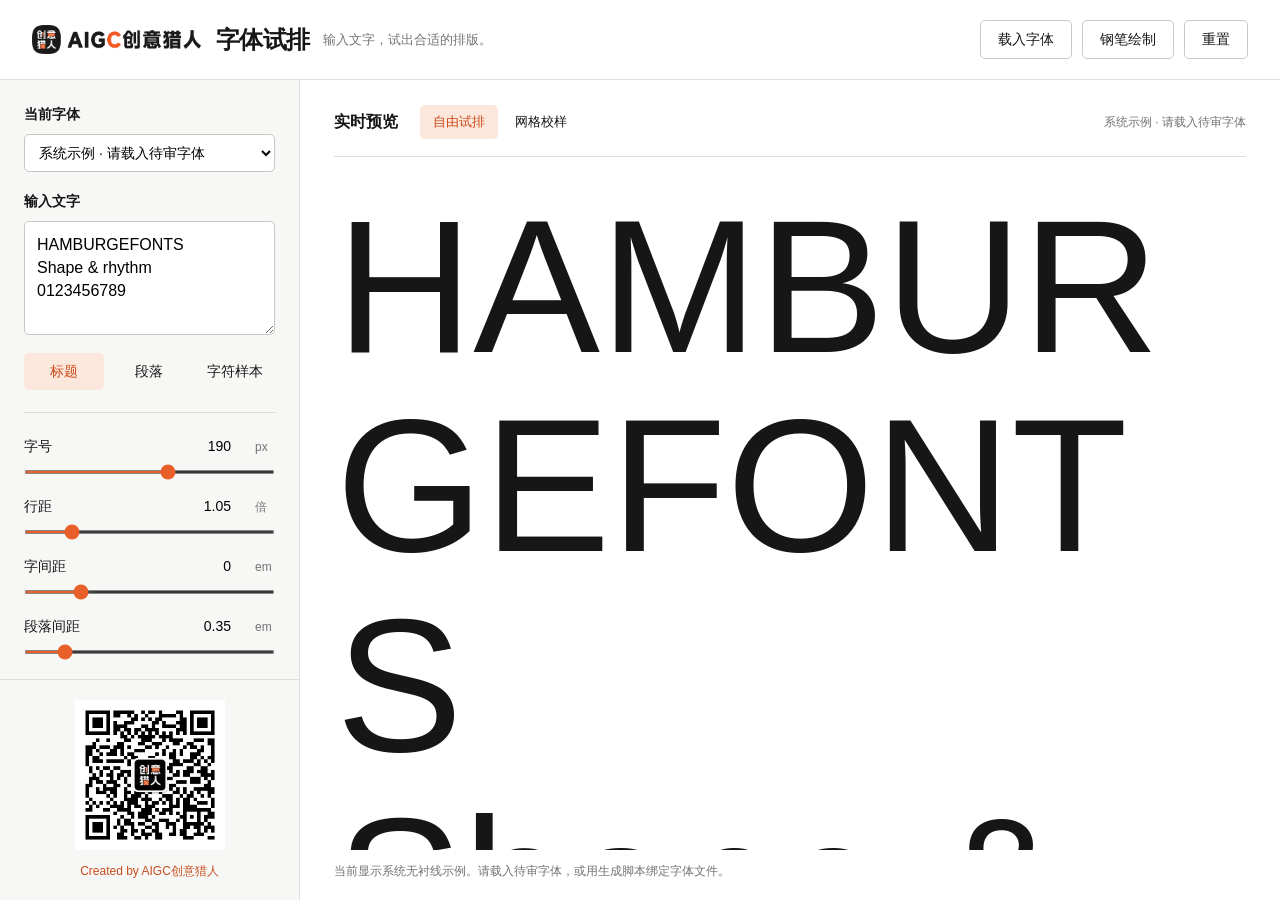
<file: hunter-font-design/assets/proof-tool/index.html>
<!doctype html>
<html lang="zh-CN">
<head>
<meta charset="utf-8">
<meta name="viewport" content="width=device-width,initial-scale=1">
<title>字体试排 · 本地字体工具</title>
<style>
:root{--ink:#161616;--muted:#737373;--line:#dededb;--panel:#f7f7f5;--accent:#e95f29;--radius:5px}
*{box-sizing:border-box}body{margin:0;background:#fff;color:var(--ink);font:14px/1.5 -apple-system,BlinkMacSystemFont,"PingFang SC",sans-serif}button,input,textarea,select{font:inherit}button,a,select{touch-action:manipulation}button,.button{cursor:pointer;border:1px solid #c8c8c5;border-radius:var(--radius);background:white;padding:8px 17px;color:var(--ink);text-decoration:none;text-align:center;font-weight:500}button:hover,.button:hover{background:#efefed}button:focus-visible,a:focus-visible,input:focus-visible,textarea:focus-visible,select:focus-visible{outline:3px solid #ed602c70;outline-offset:3px}.primary{background:var(--ink);color:white;border-color:var(--ink)}.primary:hover{background:#333}.header{height:80px;display:flex;align-items:center;justify-content:space-between;padding:0 32px;border-bottom:1px solid var(--line);gap:20px}.brand{display:flex;align-items:baseline;gap:17px}.brand h1{font-size:24px;letter-spacing:-.03em;margin:0}.brand span{color:var(--muted);font-size:13px}.actions{display:flex;gap:10px}.layout{display:grid;grid-template-columns:300px minmax(0,1fr);min-height:calc(100vh - 80px)}.sidebar{padding:24px;background:var(--panel);border-right:1px solid var(--line)}.field-label{font-weight:600;display:block;margin-bottom:9px}.font-choice{width:100%;border:1px solid #c7c7c4;border-radius:var(--radius);background:white;padding:9px 10px;margin-bottom:19px}.entry{width:100%;height:114px;min-height:70px;resize:vertical;border:1px solid #c7c7c4;border-radius:var(--radius);padding:11px 12px;font-size:16px;line-height:1.45;background:white}.presets{display:flex;gap:5px;margin:12px 0 22px}.presets button{flex:1;border-color:transparent;padding:7px 4px;background:transparent}.presets button[aria-pressed=true]{background:#fce7dc;color:#ca4816}.controls{border-top:1px solid var(--line);padding-top:20px}.control{margin-bottom:19px}.control-head{display:flex;align-items:center;justify-content:space-between;gap:10px;margin-bottom:10px}.control-head label{font-weight:500}.number-wrap{display:flex;align-items:center;gap:4px;font-variant-numeric:tabular-nums}.number-wrap input{width:62px;padding:2px 4px;text-align:right;border:1px solid transparent;background:transparent;border-radius:3px;font-variant-numeric:tabular-nums}.number-wrap input:hover,.number-wrap input:focus{border-color:#c7c7c4;background:#fff}.number-wrap span{font-size:12px;color:var(--muted);min-width:20px}.range{display:block;width:100%;height:4px;margin:0;accent-color:var(--accent);cursor:pointer}.alignment{border-top:1px solid var(--line);padding-top:18px;margin-top:24px}.alignment .buttons{display:flex;gap:6px}.alignment button{flex:1;font-size:13px;padding:7px 5px}.alignment button[aria-pressed=true]{background:var(--accent);border-color:var(--accent);color:white}.features{display:flex;flex-wrap:wrap;gap:8px 15px;margin-top:20px;color:#555;font-size:12px}.features label{display:flex;align-items:center;gap:4px}.features input{accent-color:var(--accent)}.privacy{font-size:12px;color:var(--muted);margin:20px 0 0}.main{padding:25px 34px 40px;min-width:0;display:flex;flex-direction:column}.preview-top{display:flex;justify-content:space-between;align-items:center;gap:16px;padding-bottom:17px;border-bottom:1px solid var(--line)}.preview-top h2{font-size:16px;margin:0;font-weight:600}.preview-top span{font-size:12px;color:var(--muted);overflow:hidden;text-overflow:ellipsis;white-space:nowrap}.canvas{padding-top:30px;min-height:570px;flex:1;overflow:auto}.typeset{font-family:sans-serif;font-weight:400;font-synthesis:none;font-kerning:normal;overflow-wrap:anywhere;max-width:100%;padding:0 2px;box-sizing:border-box}.typeset p{margin:0;white-space:pre-wrap;min-height:1em}.typeset p+p{margin-top:var(--paragraph)}.empty{font:16px/1.7 -apple-system,BlinkMacSystemFont,sans-serif;color:#aaa}.status{font-size:12px;color:var(--muted);margin-top:26px;max-width:760px}.status.error{color:#ad3116}#font-file{display:none}
@media(max-width:850px){.header{padding:16px 20px;height:auto;min-height:80px;align-items:flex-start;flex-wrap:wrap}.brand span{display:none}.actions{gap:7px}.actions button,.actions a{padding:7px 12px;font-size:13px}.layout{grid-template-columns:260px minmax(0,1fr)}.sidebar{padding:20px}.main{padding:22px}.canvas{min-height:480px}}
@media(max-width:620px){.header{gap:12px}.brand h1{font-size:21px}.layout{display:flex;flex-direction:column}.sidebar{border-right:0;border-bottom:1px solid var(--line);display:grid;grid-template-columns:1fr 1fr;gap:0 20px}.input-section,.controls,.alignment,.features,.privacy{grid-column:1/-1}.input-section{display:grid;grid-template-columns:1fr 1fr;gap:0 14px}.input-section .font-label,.font-choice{grid-column:1/-1}.entry,.presets{grid-column:1/-1}.controls{display:grid;grid-template-columns:1fr 1fr;column-gap:24px}.control:last-child{grid-column:1/-1}.alignment{margin-top:4px}.privacy{margin-top:12px}.main{padding:22px 20px}.canvas{min-height:360px;padding-top:22px}.status{line-height:1.7}}
@media(prefers-reduced-motion:reduce){*{scroll-behavior:auto}}
</style>
<link rel="stylesheet" href="./grid.css">
<link rel="stylesheet" href="./brand.css">
<link rel="stylesheet" href="./editor.css">
</head>
<body>
<header class="header"><div class="brand"><h1>字体试排</h1><span>输入文字，试出合适的排版。</span></div><div class="actions"><button id="import-button" type="button">载入字体</button><button id="reset" type="button">重置</button><a id="download" class="button primary" hidden>下载字体</a></div></header>
<input id="font-file" type="file" accept=".ttf,.otf,.woff,.woff2" aria-label="载入本地字体">
<div class="layout">
<aside class="sidebar" aria-label="排版设置">
<div class="input-section"><label class="field-label font-label" for="font-select">当前字体</label><select id="font-select" class="font-choice"></select><label class="field-label" for="text-input">输入文字</label><textarea id="text-input" class="entry" spellcheck="false" aria-describedby="paragraph-help">HAMBURGEFONTS
Shape & rhythm
0123456789</textarea><div class="presets" aria-label="示例文字"><button type="button" data-preset="title" aria-pressed="true">标题</button><button type="button" data-preset="paragraph" aria-pressed="false">段落</button><button type="button" data-preset="characters" aria-pressed="false">字符样本</button></div></div>
<p class="grid-hint" id="grid-hint" hidden>字号控制校样放大。行距、字间距与段落设置在「自由试排」中调整。</p>
<div class="controls" id="controls"></div>
<div class="alignment"><span class="field-label">对齐方式</span><div class="buttons" role="group" aria-label="对齐方式"><button type="button" data-align="left" aria-pressed="true">左对齐</button><button type="button" data-align="center" aria-pressed="false">居中</button><button type="button" data-align="right" aria-pressed="false">右对齐</button></div></div>
<div class="features"><label><input type="checkbox" id="kerning" checked>字偶调整</label><label><input type="checkbox" id="ligatures" checked>标准连字</label></div>
<p class="privacy" id="paragraph-help">换行分行，空行分段。字体与文字仅在本机处理。</p>
</aside>
<main class="main"><div class="preview-top"><div class="preview-heading"><h2>实时预览</h2><div class="view-buttons" role="group" aria-label="预览模式"><button type="button" data-view="typeset" aria-pressed="true">自由试排</button><button type="button" data-view="grid" aria-pressed="false">网格校样</button></div></div><span id="font-name">等待载入字体</span></div>
<section class="grid-settings" id="grid-settings" aria-label="网格设置" hidden>
<div class="grid-fields" id="grid-fields"></div>
<div class="grid-options"><label><input type="checkbox" id="grid-visible" checked>显示网格</label><label><input type="checkbox" id="guides-visible" checked>参考线</label><label><input type="checkbox" id="bounds-visible" checked>字框与边距</label></div>
<div class="grid-legend"><span class="baseline-key">基线</span><span>字高参考线</span><span class="bounds-key">字面框 / 占位边界</span></div>
<p class="grid-note" id="grid-source"></p>
<p class="grid-note">网格以字原点对齐，每 4 格一条主线。所有字保持同一比例，字宽与边距为浏览器实测值。按输入顺序去重、跳过空白，单字不应用字偶或连字。</p>
</section>
<div class="canvas" id="canvas"><div class="typeset" id="preview" aria-label="文字排版预览"></div><div class="glyph-board" id="glyph-board" aria-label="逐字网格校样" hidden></div></div><p id="status" class="status" role="status">正在载入字体…</p></main>
</div>
<script src="./font-config.js"></script>
<script>
'use strict';
const config = window.FONT_PROOF_CONFIG;
const $=s=>document.querySelector(s);
const mobile=window.innerWidth<621;
const defaults={size:mobile?72:190,line:1.05,tracking:0,paragraph:.35,width:Math.max(220,Math.floor($('#canvas').clientWidth))};
const state={...defaults,align:'left'};
let requestedWidth=null;
const controlSpecs=[['size','字号',12,320,1,'px'],['line','行距',.75,2.5,.05,'倍'],['tracking','字间距',-.08,.3,.005,'em'],['paragraph','段落间距',0,2.5,.05,'em'],['width','文本宽度',220,1600,1,'px']];
const fonts=new Map([['sans-serif',{label:'系统示例 · 请载入待审字体',loaded:true,note:'当前显示系统无衬线示例。请载入待审字体，或用生成脚本绑定字体文件。'}]]);
if(config)fonts.set('ProofFont',{...config,label:config.family+' / '+config.style+' · '+config.version,url:'./'+config.file+'?v='+config.sha256.slice(0,12),coverage:new Set(config.codepoints),loaded:false,note:'当前项目字体。未覆盖的文字可能使用系统回退；字偶与连字开关仅调用字体已有特性。'});
for(const [family,font]of fonts)$('#font-select').add(new Option(font.label,family));
$('#font-select').value=config?'ProofFont':'sans-serif';
const presets={title:'HAMBURGEFONTS\nShape & rhythm\n0123456789',paragraph:'Good type gives words a voice.\nA strong headline sets the tone.\n\nShape, rhythm and space work together. Every letter carries weight; every pause creates room to read.\n\nMake room for bold ideas.',characters:'ABCDEFGHIJKLMNOPQRSTUVWXYZ\nabcdefghijklmnopqrstuvwxyz\n0123456789\n\n!? . , : ; “ ” ‘ ’ ( ) [ ] { }\n@ # & % + − × ÷ = / \\ _\n$ € £ ¥ © ® ™ ° … —\n\nÀ Á Â Ã Ä Å Æ Ç È É Ê Ë\nÌ Í Î Ï Ð Ñ Ò Ó Ô Õ Ö Ø\nÙ Ú Û Ü Ý Þ ß æ œ'};
let importSequence=0;
for(const [key,label,min,max,step,unit] of controlSpecs){
  const control=document.createElement('div');control.className='control';
  control.innerHTML=`<div class="control-head"><label for="${key}-range">${label}</label><div class="number-wrap"><input id="${key}-number" type="number" min="${min}" max="${max}" step="${step}" aria-label="${label}数值"><span>${unit}</span></div></div><input class="range" id="${key}-range" type="range" min="${min}" max="${max}" step="${step}" aria-label="${label}">`;
  $('#controls').append(control);
  for(const suffix of ['range','number']){
    const input=$(`#${key}-${suffix}`);input.value=state[key];
    input.addEventListener('input',()=>{if(input.value==='')return;const v=Number(input.value);if(!Number.isFinite(v))return;state[key]=Math.min(Number(input.max),Math.max(min,v));if(key==='width')requestedWidth=state.width===Number(input.max)?null:state.width;syncControl(key,input);applyStyle();});
    input.addEventListener('change',()=>syncControl(key));
  }
}
function syncControl(key,source){for(const suffix of ['range','number']){const el=$(`#${key}-${suffix}`);if(el!==source)el.value=Number(state[key].toFixed(3));}}
function applyStyle(){const p=$('#preview');p.style.fontSize=state.size+'px';p.style.lineHeight=state.line;p.style.letterSpacing=state.tracking+'em';p.style.setProperty('--paragraph',state.paragraph+'em');p.style.width=state.width+'px';p.style.textAlign=state.align;p.style.fontKerning=$('#kerning').checked?'normal':'none';p.style.fontVariantLigatures=$('#ligatures').checked?'normal':'none';window.fontGrid?.requestRender();}
function updateText(){
  const text=$('#text-input').value.replace(/\r\n?/g,'\n');const preview=$('#preview');preview.replaceChildren();window.fontGrid?.requestRender();
  if(!text){const span=document.createElement('span');span.className='empty';span.textContent='在左侧输入文字，实时查看排版。';preview.append(span);return;}
  for(const paragraph of text.split(/\n[\t ]*\n/)){const p=document.createElement('p');p.textContent=paragraph||'\u200b';preview.append(p);}
}
function status(text,error=false){$('#status').textContent=text;$('#status').classList.toggle('error',error);}
function selectFont(){const key=$('#font-select').value;const f=fonts.get(key);$('#preview').style.fontFamily=`"${key}", sans-serif`;$('#preview').style.visibility=f.loaded?'visible':'hidden';$('#font-name').textContent=f.label;$('#download').hidden=!f.url||!f.loaded;if(f.url){$('#download').href=f.url;$('#download').download=f.filename;}status(f.loaded?f.note:'正在载入项目字体…');window.fontGrid?.setFont();}
$('#text-input').addEventListener('input',()=>{updateText();document.querySelectorAll('[data-preset]').forEach(b=>b.setAttribute('aria-pressed','false'));});
document.querySelectorAll('[data-preset]').forEach(button=>button.addEventListener('click',()=>{const key=button.dataset.preset;$('#text-input').value=presets[key];if(!document.body.classList.contains('grid-mode'))state.size=key==='title'?defaults.size:key==='paragraph'?(mobile?36:56):(mobile?28:64);syncControl('size');document.querySelectorAll('[data-preset]').forEach(b=>b.setAttribute('aria-pressed',String(b===button)));applyStyle();updateText();}));
document.querySelectorAll('[data-align]').forEach(button=>button.addEventListener('click',()=>{state.align=button.dataset.align;document.querySelectorAll('[data-align]').forEach(b=>b.setAttribute('aria-pressed',String(b===button)));applyStyle();}));
for(const id of ['kerning','ligatures'])$('#'+id).addEventListener('change',applyStyle);
$('#reset').addEventListener('click',()=>{requestedWidth=null;Object.assign(state,defaults,{align:'left',width:Number($('#width-range').max)});for(const [key]of controlSpecs)syncControl(key);$('#text-input').value=presets.title;$('#kerning').checked=true;$('#ligatures').checked=true;document.querySelectorAll('[data-align]').forEach(b=>b.setAttribute('aria-pressed',String(b.dataset.align==='left')));document.querySelectorAll('[data-preset]').forEach(b=>b.setAttribute('aria-pressed',String(b.dataset.preset==='title')));window.fontGrid?.reset();applyStyle();updateText();});
$('#font-select').addEventListener('change',selectFont);
$('#import-button').addEventListener('click',()=>$('#font-file').click());
$('#font-file').addEventListener('change',async event=>{
  const file=event.target.files[0];event.target.value='';if(!file)return;const seq=++importSequence;
  if(!/\.(ttf|otf|woff2?)$/i.test(file.name)){status('请选择 TTF、OTF、WOFF 或 WOFF2 字体文件。',true);return;}
  status('正在载入 '+file.name+'…');
  try{
    const family='LocalFont'+seq;const face=new FontFace(family,await file.arrayBuffer());await face.load();if(seq!==importSequence)return;
    document.fonts.add(face);const url=URL.createObjectURL(file);
    fonts.set(family,{label:file.name,url,filename:file.name,loaded:true,note:'本地字体：'+file.name+'。缺字时浏览器会使用系统字体；仅支持字体内已有的字偶调整和连字。'});
    $('#font-select').add(new Option(file.name,family));$('#font-select').value=family;selectFont();
  }catch{if(seq===importSequence)status('无法载入这个字体文件，当前字体已保留。请检查文件是否完整。',true);}
});
new ResizeObserver(entries=>{const available=Math.max(220,Math.floor(entries[0].contentRect.width));for(const suffix of ['range','number'])$('#width-'+suffix).max=available;state.width=Math.min(requestedWidth??available,available);syncControl('width');applyStyle();}).observe($('#canvas'));
window.addEventListener('pagehide',()=>{for(const f of fonts.values())if(f.url?.startsWith('blob:'))URL.revokeObjectURL(f.url);});
applyStyle();updateText();
selectFont();
if(config){
  const font=fonts.get('ProofFont');const face=new FontFace('ProofFont',`url("${font.url}")`);document.fonts.add(face);
  face.load().then(()=>{font.loaded=true;if($('#font-select').value==='ProofFont')selectFont();}).catch(()=>{
    document.fonts.delete(face);if($('#font-select').value==='ProofFont'){$('#font-select').value='sans-serif';selectFont();status('项目字体加载失败。请保留 fonts 文件夹，或用“载入字体”选择文件。',true);}
  });
}
</script>
<script src="./grid.js"></script>
<script src="./brand.js"></script>
<script src="./editor-model.js"></script>
<script src="./editor.js"></script>
</body>
</html>
</file>
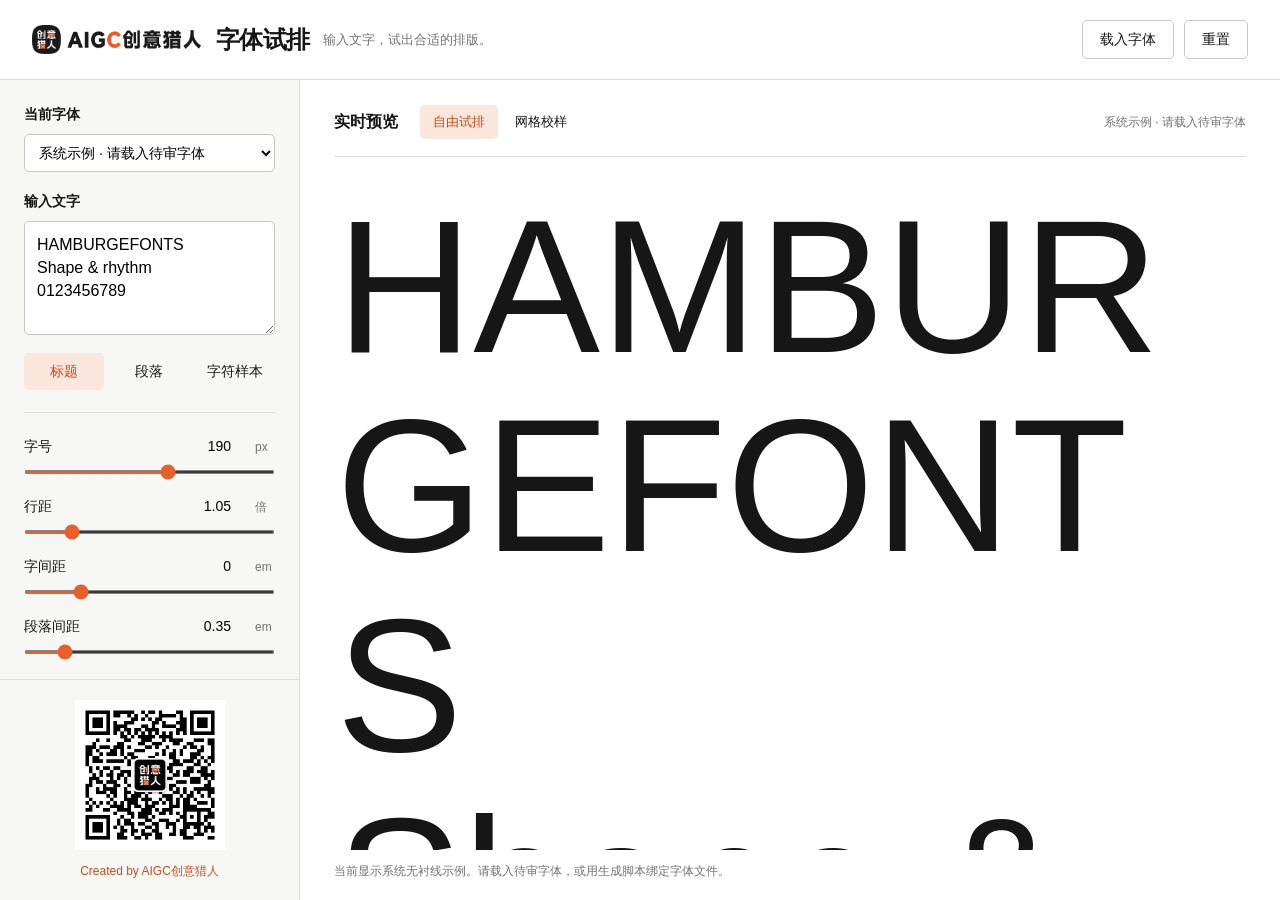
<file: skills/hunter-front-design/assets/proof-tool/index.html>
<!doctype html>
<html lang="zh-CN">
<head>
<meta charset="utf-8">
<meta name="viewport" content="width=device-width,initial-scale=1">
<title>字体试排 · 本地字体工具</title>
<style>
:root{--ink:#161616;--muted:#737373;--line:#dededb;--panel:#f7f7f5;--accent:#e95f29;--radius:5px}
*{box-sizing:border-box}body{margin:0;background:#fff;color:var(--ink);font:14px/1.5 -apple-system,BlinkMacSystemFont,"PingFang SC",sans-serif}button,input,textarea,select{font:inherit}button,a,select{touch-action:manipulation}button,.button{cursor:pointer;border:1px solid #c8c8c5;border-radius:var(--radius);background:white;padding:8px 17px;color:var(--ink);text-decoration:none;text-align:center;font-weight:500}button:hover,.button:hover{background:#efefed}button:focus-visible,a:focus-visible,input:focus-visible,textarea:focus-visible,select:focus-visible{outline:3px solid #ed602c70;outline-offset:3px}.primary{background:var(--ink);color:white;border-color:var(--ink)}.primary:hover{background:#333}.header{height:80px;display:flex;align-items:center;justify-content:space-between;padding:0 32px;border-bottom:1px solid var(--line);gap:20px}.brand{display:flex;align-items:baseline;gap:17px}.brand h1{font-size:24px;letter-spacing:-.03em;margin:0}.brand span{color:var(--muted);font-size:13px}.actions{display:flex;gap:10px}.layout{display:grid;grid-template-columns:300px minmax(0,1fr);min-height:calc(100vh - 80px)}.sidebar{padding:24px;background:var(--panel);border-right:1px solid var(--line)}.field-label{font-weight:600;display:block;margin-bottom:9px}.font-choice{width:100%;border:1px solid #c7c7c4;border-radius:var(--radius);background:white;padding:9px 10px;margin-bottom:19px}.entry{width:100%;height:114px;min-height:70px;resize:vertical;border:1px solid #c7c7c4;border-radius:var(--radius);padding:11px 12px;font-size:16px;line-height:1.45;background:white}.presets{display:flex;gap:5px;margin:12px 0 22px}.presets button{flex:1;border-color:transparent;padding:7px 4px;background:transparent}.presets button[aria-pressed=true]{background:#fce7dc;color:#ca4816}.controls{border-top:1px solid var(--line);padding-top:20px}.control{margin-bottom:19px}.control-head{display:flex;align-items:center;justify-content:space-between;gap:10px;margin-bottom:10px}.control-head label{font-weight:500}.number-wrap{display:flex;align-items:center;gap:4px;font-variant-numeric:tabular-nums}.number-wrap input{width:62px;padding:2px 4px;text-align:right;border:1px solid transparent;background:transparent;border-radius:3px;font-variant-numeric:tabular-nums}.number-wrap input:hover,.number-wrap input:focus{border-color:#c7c7c4;background:#fff}.number-wrap span{font-size:12px;color:var(--muted);min-width:20px}.range{display:block;width:100%;height:4px;margin:0;accent-color:var(--accent);cursor:pointer}.alignment{border-top:1px solid var(--line);padding-top:18px;margin-top:24px}.alignment .buttons{display:flex;gap:6px}.alignment button{flex:1;font-size:13px;padding:7px 5px}.alignment button[aria-pressed=true]{background:var(--accent);border-color:var(--accent);color:white}.features{display:flex;flex-wrap:wrap;gap:8px 15px;margin-top:20px;color:#555;font-size:12px}.features label{display:flex;align-items:center;gap:4px}.features input{accent-color:var(--accent)}.privacy{font-size:12px;color:var(--muted);margin:20px 0 0}.main{padding:25px 34px 40px;min-width:0;display:flex;flex-direction:column}.preview-top{display:flex;justify-content:space-between;align-items:center;gap:16px;padding-bottom:17px;border-bottom:1px solid var(--line)}.preview-top h2{font-size:16px;margin:0;font-weight:600}.preview-top span{font-size:12px;color:var(--muted);overflow:hidden;text-overflow:ellipsis;white-space:nowrap}.canvas{padding-top:30px;min-height:570px;flex:1;overflow:auto}.typeset{font-family:sans-serif;font-weight:400;font-synthesis:none;font-kerning:normal;overflow-wrap:anywhere;max-width:100%;padding:0 2px;box-sizing:border-box}.typeset p{margin:0;white-space:pre-wrap;min-height:1em}.typeset p+p{margin-top:var(--paragraph)}.empty{font:16px/1.7 -apple-system,BlinkMacSystemFont,sans-serif;color:#aaa}.status{font-size:12px;color:var(--muted);margin-top:26px;max-width:760px}.status.error{color:#ad3116}#font-file{display:none}
@media(max-width:850px){.header{padding:16px 20px;height:auto;min-height:80px;align-items:flex-start;flex-wrap:wrap}.brand span{display:none}.actions{gap:7px}.actions button,.actions a{padding:7px 12px;font-size:13px}.layout{grid-template-columns:260px minmax(0,1fr)}.sidebar{padding:20px}.main{padding:22px}.canvas{min-height:480px}}
@media(max-width:620px){.header{gap:12px}.brand h1{font-size:21px}.layout{display:flex;flex-direction:column}.sidebar{border-right:0;border-bottom:1px solid var(--line);display:grid;grid-template-columns:1fr 1fr;gap:0 20px}.input-section,.controls,.alignment,.features,.privacy{grid-column:1/-1}.input-section{display:grid;grid-template-columns:1fr 1fr;gap:0 14px}.input-section .font-label,.font-choice{grid-column:1/-1}.entry,.presets{grid-column:1/-1}.controls{display:grid;grid-template-columns:1fr 1fr;column-gap:24px}.control:last-child{grid-column:1/-1}.alignment{margin-top:4px}.privacy{margin-top:12px}.main{padding:22px 20px}.canvas{min-height:360px;padding-top:22px}.status{line-height:1.7}}
@media(prefers-reduced-motion:reduce){*{scroll-behavior:auto}}
</style>
<link rel="stylesheet" href="./grid.css">
<link rel="stylesheet" href="./brand.css">
</head>
<body>
<header class="header"><div class="brand"><h1>字体试排</h1><span>输入文字，试出合适的排版。</span></div><div class="actions"><button id="import-button" type="button">载入字体</button><button id="reset" type="button">重置</button><a id="download" class="button primary" hidden>下载字体</a></div></header>
<input id="font-file" type="file" accept=".ttf,.otf,.woff,.woff2" aria-label="载入本地字体">
<div class="layout">
<aside class="sidebar" aria-label="排版设置">
<div class="input-section"><label class="field-label font-label" for="font-select">当前字体</label><select id="font-select" class="font-choice"></select><label class="field-label" for="text-input">输入文字</label><textarea id="text-input" class="entry" spellcheck="false" aria-describedby="paragraph-help">HAMBURGEFONTS
Shape & rhythm
0123456789</textarea><div class="presets" aria-label="示例文字"><button type="button" data-preset="title" aria-pressed="true">标题</button><button type="button" data-preset="paragraph" aria-pressed="false">段落</button><button type="button" data-preset="characters" aria-pressed="false">字符样本</button></div></div>
<p class="grid-hint" id="grid-hint" hidden>字号控制校样放大。行距、字间距与段落设置在「自由试排」中调整。</p>
<div class="controls" id="controls"></div>
<div class="alignment"><span class="field-label">对齐方式</span><div class="buttons" role="group" aria-label="对齐方式"><button type="button" data-align="left" aria-pressed="true">左对齐</button><button type="button" data-align="center" aria-pressed="false">居中</button><button type="button" data-align="right" aria-pressed="false">右对齐</button></div></div>
<div class="features"><label><input type="checkbox" id="kerning" checked>字偶调整</label><label><input type="checkbox" id="ligatures" checked>标准连字</label></div>
<p class="privacy" id="paragraph-help">换行分行，空行分段。字体与文字仅在本机处理。</p>
</aside>
<main class="main"><div class="preview-top"><div class="preview-heading"><h2>实时预览</h2><div class="view-buttons" role="group" aria-label="预览模式"><button type="button" data-view="typeset" aria-pressed="true">自由试排</button><button type="button" data-view="grid" aria-pressed="false">网格校样</button></div></div><span id="font-name">等待载入字体</span></div>
<section class="grid-settings" id="grid-settings" aria-label="网格设置" hidden>
<div class="grid-fields" id="grid-fields"></div>
<div class="grid-options"><label><input type="checkbox" id="grid-visible" checked>显示网格</label><label><input type="checkbox" id="guides-visible" checked>参考线</label><label><input type="checkbox" id="bounds-visible" checked>字框与边距</label></div>
<div class="grid-legend"><span class="baseline-key">基线</span><span>字高参考线</span><span class="bounds-key">字面框 / 占位边界</span></div>
<p class="grid-note" id="grid-source"></p>
<p class="grid-note">网格以字原点对齐，每 4 格一条主线。所有字保持同一比例，字宽与边距为浏览器实测值。按输入顺序去重、跳过空白，单字不应用字偶或连字。</p>
</section>
<div class="canvas" id="canvas"><div class="typeset" id="preview" aria-label="文字排版预览"></div><div class="glyph-board" id="glyph-board" aria-label="逐字网格校样" hidden></div></div><p id="status" class="status" role="status">正在载入字体…</p></main>
</div>
<script src="./font-config.js"></script>
<script>
'use strict';
const config = window.FONT_PROOF_CONFIG;
const $=s=>document.querySelector(s);
const mobile=window.innerWidth<621;
const defaults={size:mobile?72:190,line:1.05,tracking:0,paragraph:.35,width:Math.max(220,Math.floor($('#canvas').clientWidth))};
const state={...defaults,align:'left'};
let requestedWidth=null;
const controlSpecs=[['size','字号',12,320,1,'px'],['line','行距',.75,2.5,.05,'倍'],['tracking','字间距',-.08,.3,.005,'em'],['paragraph','段落间距',0,2.5,.05,'em'],['width','文本宽度',220,1600,1,'px']];
const fonts=new Map([['sans-serif',{label:'系统示例 · 请载入待审字体',loaded:true,note:'当前显示系统无衬线示例。请载入待审字体，或用生成脚本绑定字体文件。'}]]);
if(config)fonts.set('ProofFont',{...config,label:config.family+' / '+config.style+' · '+config.version,url:'./'+config.file+'?v='+config.sha256.slice(0,12),coverage:new Set(config.codepoints),loaded:false,note:'当前项目字体。未覆盖的文字可能使用系统回退；字偶与连字开关仅调用字体已有特性。'});
for(const [family,font]of fonts)$('#font-select').add(new Option(font.label,family));
$('#font-select').value=config?'ProofFont':'sans-serif';
const presets={title:'HAMBURGEFONTS\nShape & rhythm\n0123456789',paragraph:'Good type gives words a voice.\nA strong headline sets the tone.\n\nShape, rhythm and space work together. Every letter carries weight; every pause creates room to read.\n\nMake room for bold ideas.',characters:'ABCDEFGHIJKLMNOPQRSTUVWXYZ\nabcdefghijklmnopqrstuvwxyz\n0123456789\n\n!? . , : ; “ ” ‘ ’ ( ) [ ] { }\n@ # & % + − × ÷ = / \\ _\n$ € £ ¥ © ® ™ ° … —\n\nÀ Á Â Ã Ä Å Æ Ç È É Ê Ë\nÌ Í Î Ï Ð Ñ Ò Ó Ô Õ Ö Ø\nÙ Ú Û Ü Ý Þ ß æ œ'};
let importSequence=0;
for(const [key,label,min,max,step,unit] of controlSpecs){
  const control=document.createElement('div');control.className='control';
  control.innerHTML=`<div class="control-head"><label for="${key}-range">${label}</label><div class="number-wrap"><input id="${key}-number" type="number" min="${min}" max="${max}" step="${step}" aria-label="${label}数值"><span>${unit}</span></div></div><input class="range" id="${key}-range" type="range" min="${min}" max="${max}" step="${step}" aria-label="${label}">`;
  $('#controls').append(control);
  for(const suffix of ['range','number']){
    const input=$(`#${key}-${suffix}`);input.value=state[key];
    input.addEventListener('input',()=>{if(input.value==='')return;const v=Number(input.value);if(!Number.isFinite(v))return;state[key]=Math.min(Number(input.max),Math.max(min,v));if(key==='width')requestedWidth=state.width===Number(input.max)?null:state.width;syncControl(key,input);applyStyle();});
    input.addEventListener('change',()=>syncControl(key));
  }
}
function syncControl(key,source){for(const suffix of ['range','number']){const el=$(`#${key}-${suffix}`);if(el!==source)el.value=Number(state[key].toFixed(3));}}
function applyStyle(){const p=$('#preview');p.style.fontSize=state.size+'px';p.style.lineHeight=state.line;p.style.letterSpacing=state.tracking+'em';p.style.setProperty('--paragraph',state.paragraph+'em');p.style.width=state.width+'px';p.style.textAlign=state.align;p.style.fontKerning=$('#kerning').checked?'normal':'none';p.style.fontVariantLigatures=$('#ligatures').checked?'normal':'none';window.fontGrid?.requestRender();}
function updateText(){
  const text=$('#text-input').value.replace(/\r\n?/g,'\n');const preview=$('#preview');preview.replaceChildren();window.fontGrid?.requestRender();
  if(!text){const span=document.createElement('span');span.className='empty';span.textContent='在左侧输入文字，实时查看排版。';preview.append(span);return;}
  for(const paragraph of text.split(/\n[\t ]*\n/)){const p=document.createElement('p');p.textContent=paragraph||'\u200b';preview.append(p);}
}
function status(text,error=false){$('#status').textContent=text;$('#status').classList.toggle('error',error);}
function selectFont(){const key=$('#font-select').value;const f=fonts.get(key);$('#preview').style.fontFamily=`"${key}", sans-serif`;$('#preview').style.visibility=f.loaded?'visible':'hidden';$('#font-name').textContent=f.label;$('#download').hidden=!f.url||!f.loaded;if(f.url){$('#download').href=f.url;$('#download').download=f.filename;}status(f.loaded?f.note:'正在载入项目字体…');window.fontGrid?.setFont();}
$('#text-input').addEventListener('input',()=>{updateText();document.querySelectorAll('[data-preset]').forEach(b=>b.setAttribute('aria-pressed','false'));});
document.querySelectorAll('[data-preset]').forEach(button=>button.addEventListener('click',()=>{const key=button.dataset.preset;$('#text-input').value=presets[key];if(!document.body.classList.contains('grid-mode'))state.size=key==='title'?defaults.size:key==='paragraph'?(mobile?36:56):(mobile?28:64);syncControl('size');document.querySelectorAll('[data-preset]').forEach(b=>b.setAttribute('aria-pressed',String(b===button)));applyStyle();updateText();}));
document.querySelectorAll('[data-align]').forEach(button=>button.addEventListener('click',()=>{state.align=button.dataset.align;document.querySelectorAll('[data-align]').forEach(b=>b.setAttribute('aria-pressed',String(b===button)));applyStyle();}));
for(const id of ['kerning','ligatures'])$('#'+id).addEventListener('change',applyStyle);
$('#reset').addEventListener('click',()=>{requestedWidth=null;Object.assign(state,defaults,{align:'left',width:Number($('#width-range').max)});for(const [key]of controlSpecs)syncControl(key);$('#text-input').value=presets.title;$('#kerning').checked=true;$('#ligatures').checked=true;document.querySelectorAll('[data-align]').forEach(b=>b.setAttribute('aria-pressed',String(b.dataset.align==='left')));document.querySelectorAll('[data-preset]').forEach(b=>b.setAttribute('aria-pressed',String(b.dataset.preset==='title')));window.fontGrid?.reset();applyStyle();updateText();});
$('#font-select').addEventListener('change',selectFont);
$('#import-button').addEventListener('click',()=>$('#font-file').click());
$('#font-file').addEventListener('change',async event=>{
  const file=event.target.files[0];event.target.value='';if(!file)return;const seq=++importSequence;
  if(!/\.(ttf|otf|woff2?)$/i.test(file.name)){status('请选择 TTF、OTF、WOFF 或 WOFF2 字体文件。',true);return;}
  status('正在载入 '+file.name+'…');
  try{
    const family='LocalFont'+seq;const face=new FontFace(family,await file.arrayBuffer());await face.load();if(seq!==importSequence)return;
    document.fonts.add(face);const url=URL.createObjectURL(file);
    fonts.set(family,{label:file.name,url,filename:file.name,loaded:true,note:'本地字体：'+file.name+'。缺字时浏览器会使用系统字体；仅支持字体内已有的字偶调整和连字。'});
    $('#font-select').add(new Option(file.name,family));$('#font-select').value=family;selectFont();
  }catch{if(seq===importSequence)status('无法载入这个字体文件，当前字体已保留。请检查文件是否完整。',true);}
});
new ResizeObserver(entries=>{const available=Math.max(220,Math.floor(entries[0].contentRect.width));for(const suffix of ['range','number'])$('#width-'+suffix).max=available;state.width=Math.min(requestedWidth??available,available);syncControl('width');applyStyle();}).observe($('#canvas'));
window.addEventListener('pagehide',()=>{for(const f of fonts.values())if(f.url?.startsWith('blob:'))URL.revokeObjectURL(f.url);});
applyStyle();updateText();
selectFont();
if(config){
  const font=fonts.get('ProofFont');const face=new FontFace('ProofFont',`url("${font.url}")`);document.fonts.add(face);
  face.load().then(()=>{font.loaded=true;if($('#font-select').value==='ProofFont')selectFont();}).catch(()=>{
    document.fonts.delete(face);if($('#font-select').value==='ProofFont'){$('#font-select').value='sans-serif';selectFont();status('项目字体加载失败。请保留 fonts 文件夹，或用“载入字体”选择文件。',true);}
  });
}
</script>
<script src="./grid.js"></script>
<script src="./brand.js"></script>
</body>
</html>
</file>
<file: hunter-font-design/assets/proof-tool/grid.css>
[hidden]{display:none!important}
.preview-heading{display:flex;align-items:center;gap:22px;flex-wrap:wrap}
.view-buttons{display:flex;gap:4px}
.view-buttons button{font-size:13px;padding:6px 12px;border-color:transparent;background:transparent}
.view-buttons button[aria-pressed=true]{color:#ca4816;background:#fce7dc}
.grid-settings{padding:18px 0 16px;border-bottom:1px solid var(--line)}
.grid-fields{display:flex;flex-wrap:wrap;gap:12px 20px;align-items:end}
.grid-fields label{display:grid;gap:5px;font-size:12px;color:#555}
.grid-fields input{width:82px;padding:6px 8px;border:1px solid #c7c7c4;border-radius:var(--radius);background:white;font-variant-numeric:tabular-nums}
.grid-fields button{font-size:12px;padding:7px 12px}
.grid-options{display:flex;flex-wrap:wrap;gap:10px 18px;margin-top:14px;font-size:12px;color:#555}
.grid-options label{display:flex;align-items:center;gap:5px}
.grid-options input{accent-color:var(--accent)}
.grid-legend{display:flex;flex-wrap:wrap;gap:7px 18px;font-size:12px;color:#626b73;margin:13px 0 0}
.grid-legend span:before{content:'';display:inline-block;width:17px;margin-right:5px;vertical-align:middle;border-top:1px solid #5584a4}
.grid-legend .baseline-key:before{border-color:#dc6334}
.grid-legend .bounds-key:before{border-top-style:dashed;border-color:#87919b}
.grid-note{font-size:12px;color:var(--muted);line-height:1.7;margin:12px 0 0;max-width:880px}
.grid-hint{margin:0 0 18px;color:#8c481d;font-size:12px}
body.grid-mode .control:has(input:disabled),body.grid-mode .alignment,body.grid-mode .features{opacity:.45}
button:disabled,input:disabled{cursor:default}
.glyph-board{display:flex;flex-wrap:wrap;align-content:flex-start;align-items:flex-start;gap:20px 16px}
.glyph-cell{margin:0;flex:none}
.glyph-label{display:flex;align-items:baseline;justify-content:space-between;gap:8px;margin-bottom:8px;font-size:14px;font-weight:600;min-width:0}
.glyph-label span{font-size:11px;color:#858585;font-weight:400;font-variant-numeric:tabular-nums}
.glyph-cell svg,.glyph-zoom-stage svg{display:block;background:#fcfcfb;overflow:visible}
.glyph-stage{position:relative}
.glyph-zoom-trigger{position:absolute;right:8px;bottom:8px;display:grid;place-items:center;width:32px;height:32px;padding:0;border-radius:50%;background:#fff;border-color:#c8cecf;box-shadow:0 1px 4px #00000010}
.glyph-zoom-trigger:before{content:"";width:18px;height:18px;background:url("data:image/svg+xml,%3Csvg xmlns='http://www.w3.org/2000/svg' viewBox='0 0 24 24' fill='none' stroke='%23161616' stroke-width='1.8' stroke-linecap='round'%3E%3Ccircle cx='10.5' cy='10.5' r='6.5'/%3E%3Cpath d='m15.5 15.5 4.5 4.5'/%3E%3C/svg%3E") center/contain no-repeat}
.glyph-zoom-dialog{width:min(900px,calc(100vw - 24px));max-width:none;max-height:calc(100dvh - 24px);padding:18px;border:1px solid #c8cecf;border-radius:8px;overflow:hidden;box-shadow:0 18px 70px #0003;color:var(--ink);background:#fff}
.glyph-zoom-dialog[open]{display:flex;flex-direction:column}
.glyph-zoom-dialog::backdrop{background:#1116}
.glyph-zoom-head{display:flex;align-items:center;justify-content:space-between;gap:16px;flex-shrink:0}
.glyph-zoom-head h2{font-size:18px;margin:0}
.glyph-zoom-head button{font-size:13px;padding:5px 12px}
#glyph-zoom-help{font-size:12px;color:var(--muted);margin:8px 0 12px;flex-shrink:0}
.glyph-zoom-stage{overflow:auto;max-height:70dvh;min-height:0;overscroll-behavior:contain}
.glyph-zoom-stage svg{max-width:none;flex:none;margin-inline:auto}
.glyph-zoom-metrics{flex-shrink:0}
.glyph-metrics{font-size:11px;line-height:1.65;font-variant-numeric:tabular-nums;color:#626b73;margin-top:7px;white-space:nowrap}
.glyph-missing{font-size:12px;color:#a44e29;line-height:1.6;padding:16px 0}
.glyph-text{font-synthesis:none;font-kerning:none;font-variant-ligatures:none;fill:#161616}
.grid-layer{pointer-events:none}
.grid-guides line,.grid-bounds line,.grid-bounds rect{vector-effect:non-scaling-stroke;fill:none;stroke-width:1}
.grid-guides line{stroke:#5584a4;stroke-dasharray:4 3;opacity:.65}
.grid-guides .baseline{stroke:#dc6334;stroke-dasharray:none;opacity:.9}
.grid-bounds line{stroke:#87919b;stroke-dasharray:2 3;opacity:.75}
.grid-bounds rect{stroke:#87919b;stroke-dasharray:3 3;opacity:.5}
.hide-grid .grid-layer,.hide-guides .grid-guides,.hide-bounds .grid-bounds{display:none}
@media(min-width:621px){
  body{height:100dvh;overflow:hidden;display:grid;grid-template-rows:auto minmax(0,1fr)}
  .layout{min-height:0;overflow:hidden}
  .sidebar{min-height:0;overflow:auto;overscroll-behavior:contain}
  .main{min-height:0;overflow:hidden;padding-bottom:20px}
  .preview-top,.grid-settings{flex-shrink:0}
  .grid-settings{max-height:35dvh;overflow:auto}
  .canvas{min-height:0;overscroll-behavior:contain;scrollbar-gutter:stable}
  .status{margin:12px 0 0;flex-shrink:0}
}
@media(max-width:850px){.preview-top{align-items:flex-start;flex-wrap:wrap}.preview-heading{gap:10px}.grid-fields{gap:10px 14px}}
@media(max-width:620px){.grid-hint{grid-column:1/-1}.grid-fields{display:grid;grid-template-columns:repeat(3,minmax(0,1fr))}.grid-fields input{width:100%}.grid-fields button{grid-column:1/-1;justify-self:start}.glyph-board{gap:18px 10px}.grid-options{gap:10px}.preview-heading{width:100%;justify-content:space-between}.view-buttons button{padding:6px 9px}}
</file>
<file: hunter-font-design/assets/proof-tool/brand.css>
.header .brand{align-items:center;gap:14px}
.hunter-brand-logo{display:block;width:170px;height:auto;flex-shrink:0;object-fit:contain}
.sidebar.with-attribution{display:flex;flex-direction:column;overflow:hidden;padding:0}
.proof-controls{flex:1;min-height:0;overflow:auto;overscroll-behavior:contain;padding:24px}
.proof-attribution{flex:none;padding:20px 24px;border-top:1px solid var(--line);background:var(--panel);text-align:center}
.proof-qr{display:block;width:150px;height:150px;margin:auto;background:#fff}
.proof-credit{margin:12px 0 0;color:#c74e20;font-size:12px;line-height:1.5}
@media(max-width:850px){.proof-controls{padding:20px}}
@media(max-width:700px){.header{padding-left:12px;padding-right:12px;gap:8px}.header .brand{gap:0;min-width:0}.header .brand h1,.header .brand span{display:none}.hunter-brand-logo{width:90px}.header .actions{gap:6px}.header .actions button,.header .actions a{font-size:11px;padding:8px}}
@media(max-width:620px){.sidebar.with-attribution{gap:0}.proof-controls{flex:none;overflow:visible}.proof-attribution{order:-1;border-top:0;border-bottom:1px solid var(--line)}}
</file>
<file: hunter-font-design/assets/proof-tool/editor.css>
.editor-dialog{width:calc(100vw - 32px);max-width:1600px;height:calc(100dvh - 32px);max-height:none;margin:auto;padding:0;border:1px solid var(--line);border-radius:8px;color:var(--ink);background:#fff;box-shadow:0 20px 80px #0003}
.editor-dialog::backdrop{background:#1118}
.editor-dialog[open]{display:flex;flex-direction:column}
.editor-head,.editor-toolbar,.editor-footer{display:flex;align-items:center;gap:8px;padding:12px 18px;flex-wrap:wrap;flex-shrink:0;border-bottom:1px solid var(--line)}
.editor-head h2{font-size:18px;margin:0 auto 0 0}.editor-head small{font-weight:400;color:var(--muted);margin-left:10px;font-size:12px}
.editor-dialog button{padding:6px 11px;font-size:12px}.editor-dialog button:disabled{opacity:.4}.editor-dialog button[aria-pressed=true]{background:#fce7dc;color:#bc481b;border-color:#efbb9f}
.editor-toolbar label{display:flex;align-items:center;gap:5px;font-size:12px}.editor-toolbar input[type=text]{width:52px}.editor-toolbar select{padding:5px}
.editor-dialog input:not([type=checkbox]):not([type=file]),.editor-dialog select{border:1px solid #c8c8c5;border-radius:4px;padding:5px 7px;font-variant-numeric:tabular-nums;min-width:0;background:#fff;color:var(--ink)}
.editor-body{display:grid;grid-template-columns:minmax(0,1fr) 234px;flex:1;min-height:0}.editor-workspace{overflow:auto;position:relative;overscroll-behavior:contain;background:#eee;min-height:160px;padding:16px}
.editor-workspace svg{display:block;margin:auto;background:#fff;touch-action:none;user-select:none;max-width:none;box-shadow:0 2px 10px #0001}
.editor-workspace[data-tool=pen] svg{cursor:crosshair}.editor-outline{fill:#171717;fill-opacity:var(--editor-fill-opacity,.88);stroke:#d15727;stroke-width:1.2;vector-effect:non-scaling-stroke;pointer-events:visiblePainted}
.editor-ghost{fill:#a7b4bd;fill-opacity:.22;pointer-events:none}.editor-guide{stroke:#819ba9;stroke-dasharray:5 4;stroke-width:1;vector-effect:non-scaling-stroke;pointer-events:none}.editor-guide.baseline{stroke:#dc6334;stroke-dasharray:none}
.editor-handle-line{stroke:#8f9da5;stroke-width:1;vector-effect:non-scaling-stroke;pointer-events:none}.editor-point{fill:white;stroke:#d65b2b;stroke-width:1.5;vector-effect:non-scaling-stroke;cursor:move}.editor-point.handle{fill:#fff;stroke:#738e9f}.editor-point.selected{fill:#ed602c;stroke:#a83b10}.editor-point:hover{fill:#f8c9b2}
.editor-properties{padding:16px;overflow:auto;border-left:1px solid var(--line);background:var(--panel);font-size:12px}.editor-properties h3{font-size:13px;margin:0 0 10px}.editor-properties p{color:var(--muted);margin:7px 0 12px}.editor-properties label{display:flex;justify-content:space-between;align-items:center;gap:8px;margin:8px 0}.editor-properties input[type=number]{width:108px}.editor-properties input[type=checkbox]{accent-color:var(--accent)}.editor-properties hr{border:0;border-top:1px solid var(--line);margin:17px 0}.editor-properties .editor-row{display:flex;gap:6px;flex-wrap:wrap;margin:10px 0}.editor-properties .editor-row button{padding:5px 8px}
.editor-properties .editor-opacity-range{display:block;width:100%;padding:0!important;accent-color:var(--accent)}.editor-opacity-range:disabled{opacity:.4}.editor-properties select{max-width:140px}
.editor-properties textarea{width:100%;resize:vertical;border:1px solid #c8c8c5;border-radius:4px;padding:7px;font:inherit;line-height:1.6}#editor-handoff-status{overflow-wrap:anywhere}
.editor-footer{border-bottom:0;border-top:1px solid var(--line);justify-content:space-between;font-size:12px}.editor-status{margin:0;color:var(--muted);flex:1;min-width:200px}.editor-status.error{color:#ac3214}.editor-help{font-size:12px;line-height:1.8;color:#666}.editor-connection{color:#9b431c;font-size:12px;margin:0;padding:8px 18px;background:#fff5ee;border-bottom:1px solid var(--line)}.editor-connection[hidden]{display:none}.editor-zoom-action{margin-left:auto}
@media(max-width:700px){.editor-dialog{width:100vw;height:100dvh;border-radius:0;border:0}.editor-head,.editor-toolbar,.editor-footer{padding:9px 12px}.editor-head small{display:none}.editor-body{grid-template-columns:minmax(0,1fr);grid-template-rows:minmax(180px,1fr) minmax(140px,28dvh)}.editor-properties{border-left:0;border-top:1px solid var(--line);display:grid;grid-template-columns:1fr 1fr;gap:0 16px}.editor-properties section{min-width:0}.editor-properties hr{display:none}.editor-properties input[type=number]{width:85px}.editor-toolbar{gap:6px}.editor-zoom-action{margin-left:0}.editor-footer{max-height:25dvh;overflow:auto}.editor-status{min-width:100%}}
</file>
<file: skills/hunter-front-design/assets/proof-tool/grid.css>
[hidden]{display:none!important}
.preview-heading{display:flex;align-items:center;gap:22px;flex-wrap:wrap}
.view-buttons{display:flex;gap:4px}
.view-buttons button{font-size:13px;padding:6px 12px;border-color:transparent;background:transparent}
.view-buttons button[aria-pressed=true]{color:#ca4816;background:#fce7dc}
.grid-settings{padding:18px 0 16px;border-bottom:1px solid var(--line)}
.grid-fields{display:flex;flex-wrap:wrap;gap:12px 20px;align-items:end}
.grid-fields label{display:grid;gap:5px;font-size:12px;color:#555}
.grid-fields input{width:82px;padding:6px 8px;border:1px solid #c7c7c4;border-radius:var(--radius);background:white;font-variant-numeric:tabular-nums}
.grid-fields button{font-size:12px;padding:7px 12px}
.grid-options{display:flex;flex-wrap:wrap;gap:10px 18px;margin-top:14px;font-size:12px;color:#555}
.grid-options label{display:flex;align-items:center;gap:5px}
.grid-options input{accent-color:var(--accent)}
.grid-legend{display:flex;flex-wrap:wrap;gap:7px 18px;font-size:12px;color:#626b73;margin:13px 0 0}
.grid-legend span:before{content:'';display:inline-block;width:17px;margin-right:5px;vertical-align:middle;border-top:1px solid #5584a4}
.grid-legend .baseline-key:before{border-color:#dc6334}
.grid-legend .bounds-key:before{border-top-style:dashed;border-color:#87919b}
.grid-note{font-size:12px;color:var(--muted);line-height:1.7;margin:12px 0 0;max-width:880px}
.grid-hint{margin:0 0 18px;color:#8c481d;font-size:12px}
body.grid-mode .control:has(input:disabled),body.grid-mode .alignment,body.grid-mode .features{opacity:.45}
button:disabled,input:disabled{cursor:default}
.glyph-board{display:flex;flex-wrap:wrap;align-content:flex-start;align-items:flex-start;gap:20px 16px}
.glyph-cell{margin:0;flex:none}
.glyph-label{display:flex;align-items:baseline;justify-content:space-between;gap:8px;margin-bottom:8px;font-size:14px;font-weight:600;min-width:0}
.glyph-label span{font-size:11px;color:#858585;font-weight:400;font-variant-numeric:tabular-nums}
.glyph-cell svg,.glyph-zoom-stage svg{display:block;background:#fcfcfb;overflow:visible}
.glyph-stage{position:relative}
.glyph-zoom-trigger{position:absolute;right:8px;bottom:8px;display:grid;place-items:center;width:32px;height:32px;padding:0;border-radius:50%;background:#fff;border-color:#c8cecf;box-shadow:0 1px 4px #00000010}
.glyph-zoom-trigger:before{content:"";width:18px;height:18px;background:url("data:image/svg+xml,%3Csvg xmlns='http://www.w3.org/2000/svg' viewBox='0 0 24 24' fill='none' stroke='%23161616' stroke-width='1.8' stroke-linecap='round'%3E%3Ccircle cx='10.5' cy='10.5' r='6.5'/%3E%3Cpath d='m15.5 15.5 4.5 4.5'/%3E%3C/svg%3E") center/contain no-repeat}
.glyph-zoom-dialog{width:min(900px,calc(100vw - 24px));max-width:none;max-height:calc(100dvh - 24px);padding:18px;border:1px solid #c8cecf;border-radius:8px;overflow:hidden;box-shadow:0 18px 70px #0003;color:var(--ink);background:#fff}
.glyph-zoom-dialog[open]{display:flex;flex-direction:column}
.glyph-zoom-dialog::backdrop{background:#1116}
.glyph-zoom-head{display:flex;align-items:center;justify-content:space-between;gap:16px;flex-shrink:0}
.glyph-zoom-head h2{font-size:18px;margin:0}
.glyph-zoom-head button{font-size:13px;padding:5px 12px}
#glyph-zoom-help{font-size:12px;color:var(--muted);margin:8px 0 12px;flex-shrink:0}
.glyph-zoom-stage{overflow:auto;max-height:70dvh;min-height:0;overscroll-behavior:contain}
.glyph-zoom-stage svg{max-width:none;flex:none;margin-inline:auto}
.glyph-zoom-metrics{flex-shrink:0}
.glyph-metrics{font-size:11px;line-height:1.65;font-variant-numeric:tabular-nums;color:#626b73;margin-top:7px;white-space:nowrap}
.glyph-missing{font-size:12px;color:#a44e29;line-height:1.6;padding:16px 0}
.glyph-text{font-synthesis:none;font-kerning:none;font-variant-ligatures:none;fill:#161616}
.grid-layer{pointer-events:none}
.grid-guides line,.grid-bounds line,.grid-bounds rect{vector-effect:non-scaling-stroke;fill:none;stroke-width:1}
.grid-guides line{stroke:#5584a4;stroke-dasharray:4 3;opacity:.65}
.grid-guides .baseline{stroke:#dc6334;stroke-dasharray:none;opacity:.9}
.grid-bounds line{stroke:#87919b;stroke-dasharray:2 3;opacity:.75}
.grid-bounds rect{stroke:#87919b;stroke-dasharray:3 3;opacity:.5}
.hide-grid .grid-layer,.hide-guides .grid-guides,.hide-bounds .grid-bounds{display:none}
@media(min-width:621px){
  body{height:100dvh;overflow:hidden;display:grid;grid-template-rows:auto minmax(0,1fr)}
  .layout{min-height:0;overflow:hidden}
  .sidebar{min-height:0;overflow:auto;overscroll-behavior:contain}
  .main{min-height:0;overflow:hidden;padding-bottom:20px}
  .preview-top,.grid-settings{flex-shrink:0}
  .grid-settings{max-height:35dvh;overflow:auto}
  .canvas{min-height:0;overscroll-behavior:contain;scrollbar-gutter:stable}
  .status{margin:12px 0 0;flex-shrink:0}
}
@media(max-width:850px){.preview-top{align-items:flex-start;flex-wrap:wrap}.preview-heading{gap:10px}.grid-fields{gap:10px 14px}}
@media(max-width:620px){.grid-hint{grid-column:1/-1}.grid-fields{display:grid;grid-template-columns:repeat(3,minmax(0,1fr))}.grid-fields input{width:100%}.grid-fields button{grid-column:1/-1;justify-self:start}.glyph-board{gap:18px 10px}.grid-options{gap:10px}.preview-heading{width:100%;justify-content:space-between}.view-buttons button{padding:6px 9px}}
</file>
<file: skills/hunter-front-design/assets/proof-tool/brand.css>
.header .brand{align-items:center;gap:14px}
.hunter-brand-logo{display:block;width:170px;height:auto;flex-shrink:0;object-fit:contain}
.sidebar.with-attribution{display:flex;flex-direction:column;overflow:hidden;padding:0}
.proof-controls{flex:1;min-height:0;overflow:auto;overscroll-behavior:contain;padding:24px}
.proof-attribution{flex:none;padding:20px 24px;border-top:1px solid var(--line);background:var(--panel);text-align:center}
.proof-qr{display:block;width:150px;height:150px;margin:auto;background:#fff}
.proof-credit{margin:12px 0 0;color:#c74e20;font-size:12px;line-height:1.5}
@media(max-width:850px){.proof-controls{padding:20px}}
@media(max-width:700px){.header{padding-left:12px;padding-right:12px;gap:8px}.header .brand{gap:0;min-width:0}.header .brand h1,.header .brand span{display:none}.hunter-brand-logo{width:90px}.header .actions{gap:6px}.header .actions button,.header .actions a{font-size:11px;padding:8px}}
@media(max-width:620px){.sidebar.with-attribution{gap:0}.proof-controls{flex:none;overflow:visible}.proof-attribution{order:-1;border-top:0;border-bottom:1px solid var(--line)}}
</file>
